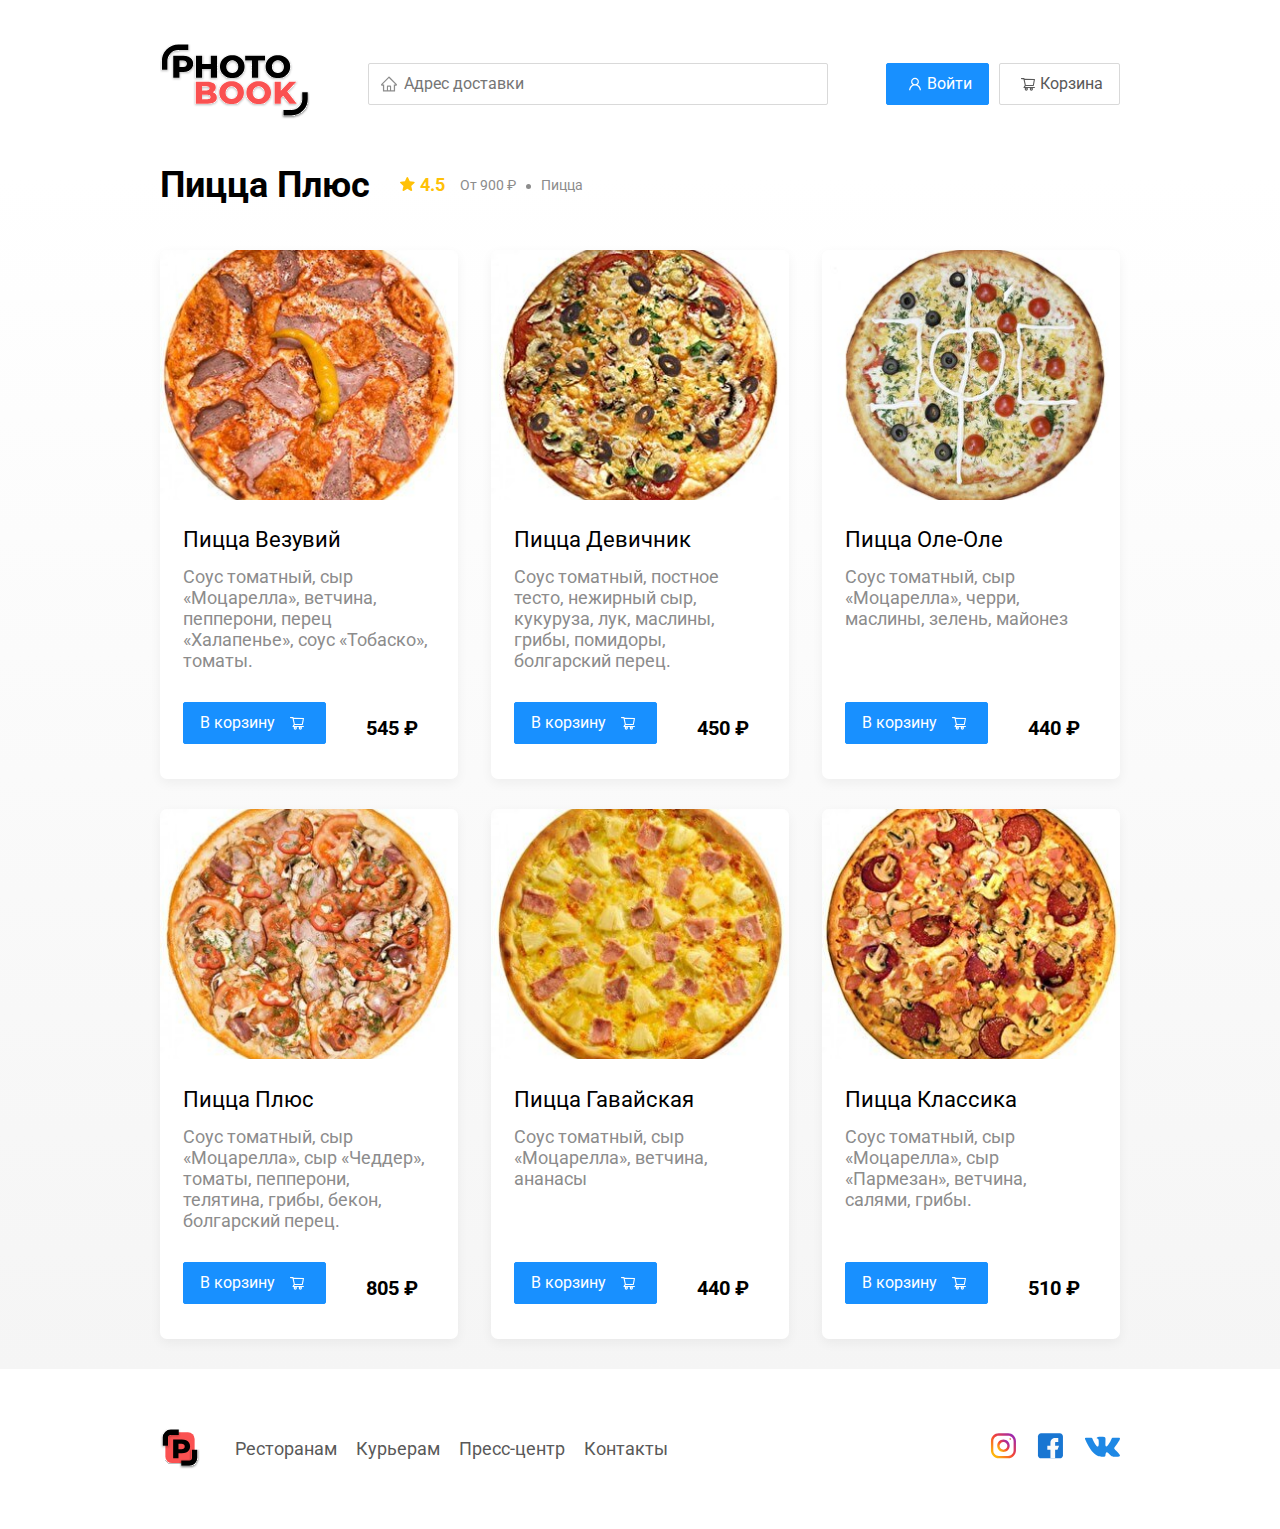
<file: restaurant.html>
<!DOCTYPE html>
<html lang="ru">
  <head>
    <meta charset="UTF-8" />
    <meta name="viewport" content="width=device-width, initial-scale=1.0" />
    <title>PizzaBurger — доставка еды на дом</title>
    <link
      href="https://fonts.googleapis.com/css?family=Roboto:400,700&display=swap&subset=cyrillic"
      rel="stylesheet"
    />
    <link rel="stylesheet" href="css/normalize.css" />
    <link rel="stylesheet" href="css/style.css" />
  </head>
  <body>
    <div class="container">
      <header class="header">
        <a href="index.html" class="logo">
          <img src="/img/PhotoB.svg" alt="Logo" class="photo-logo-book" />
        </a>
        <label class="address">
          <input
            type="text"
            class="input input-address"
            placeholder="Адрес доставки"
          />
        </label>
        <div class="buttons">
          <button class="button button-primary button-auth">
            <span class="button-auth-svg"></span>
            <span class="button-text">Войти</span>
          </button>
          <button class="button" id="cart-button">
            <span class="button-cart-svg"></span>
            <span class="button-text">Корзина</span>
          </button>
        </div>
      </header>
    </div>
    <!-- /.container  -->

    <main class="main">
      <div class="container">
        <section class="menu">
          <div class="section-heading">
            <h2 class="section-title restaurant-title">Пицца Плюс</h2>
            <div class="card-info">
              <div class="rating">4.5</div>
              <div class="price">От 900 ₽</div>
              <div class="category">Пицца</div>
            </div>
            <!-- /.card-info -->
          </div>
          <div class="cards cards-menu">
            <div class="card">
              <img
                src="img/pizza-plus/pizza-vesuvius.jpg"
                alt="image"
                class="card-image"
              />
              <div class="card-text">
                <div class="card-heading">
                  <h3 class="card-title card-title-reg">Пицца Везувий</h3>
                </div>
                <!-- /.card-heading -->
                <div class="card-info">
                  <div class="ingredients">
                    Соус томатный, сыр «Моцарелла», ветчина, пепперони, перец
                    «Халапенье», соус «Тобаско», томаты.
                  </div>
                </div>
                <!-- /.card-info -->
                <div class="card-buttons">
                  <button class="button button-primary button-add-cart">
                    <span class="button-card-text">В корзину</span>
                    <span class="button-cart-svg"></span>
                  </button>
                  <strong class="card-price-bold">545 ₽</strong>
                </div>
              </div>
              <!-- /.card-text -->
            </div>
            <!-- /.card -->

            <div class="card">
              <img
                src="img/pizza-plus/pizza-girls.jpg"
                alt="image"
                class="card-image"
              />
              <div class="card-text">
                <div class="card-heading">
                  <h3 class="card-title card-title-reg">Пицца Девичник</h3>
                </div>
                <!-- /.card-heading -->
                <div class="card-info">
                  <div class="ingredients">
                    Соус томатный, постное тесто, нежирный сыр, кукуруза, лук,
                    маслины, грибы, помидоры, болгарский перец.
                  </div>
                </div>
                <!-- /.card-info -->
                <div class="card-buttons">
                  <button class="button button-primary button-add-cart">
                    <span class="button-card-text">В корзину</span>
                    <span class="button-cart-svg"></span>
                  </button>
                  <strong class="card-price-bold">450 ₽</strong>
                </div>
              </div>
              <!-- /.card-text -->
            </div>
            <!-- /.card -->

            <div class="card">
              <img
                src="img/pizza-plus/pizza-oleole.jpg"
                alt="image"
                class="card-image"
              />
              <div class="card-text">
                <div class="card-heading">
                  <h3 class="card-title card-title-reg">Пицца Оле-Оле</h3>
                </div>
                <!-- /.card-heading -->
                <div class="card-info">
                  <div class="ingredients">
                    Соус томатный, сыр «Моцарелла», черри, маслины, зелень,
                    майонез
                  </div>
                </div>
                <!-- /.card-info -->
                <div class="card-buttons">
                  <button class="button button-primary button-add-cart">
                    <span class="button-card-text">В корзину</span>
                    <span class="button-cart-svg"></span>
                  </button>
                  <strong class="card-price-bold">440 ₽</strong>
                </div>
              </div>
              <!-- /.card-text -->
            </div>
            <!-- /.card -->

            <div class="card">
              <img
                src="img/pizza-plus/pizza-plus.jpg"
                alt="image"
                class="card-image"
              />
              <div class="card-text">
                <div class="card-heading">
                  <h3 class="card-title card-title-reg">Пицца Плюс</h3>
                </div>
                <!-- /.card-heading -->
                <div class="card-info">
                  <div class="ingredients">
                    Соус томатный, сыр «Моцарелла», сыр «Чеддер», томаты,
                    пепперони, телятина, грибы, бекон, болгарский перец.
                  </div>
                </div>
                <!-- /.card-info -->
                <div class="card-buttons">
                  <button class="button button-primary button-add-cart">
                    <span class="button-card-text">В корзину</span>
                    <span class="button-cart-svg"></span>
                  </button>
                  <strong class="card-price-bold">805 ₽</strong>
                </div>
              </div>
              <!-- /.card-text -->
            </div>
            <!-- /.card -->

            <div class="card">
              <img
                src="img/pizza-plus/pizza-hawaiian.jpg"
                alt="image"
                class="card-image"
              />
              <div class="card-text">
                <div class="card-heading">
                  <h3 class="card-title card-title-reg">Пицца Гавайская</h3>
                </div>
                <!-- /.card-heading -->
                <div class="card-info">
                  <div class="ingredients">
                    Соус томатный, сыр «Моцарелла», ветчина, ананасы
                  </div>
                </div>
                <!-- /.card-info -->
                <div class="card-buttons">
                  <button class="button button-primary button-add-cart">
                    <span class="button-card-text">В корзину</span>
                    <span class="button-cart-svg"></span>
                  </button>
                  <strong class="card-price-bold">440 ₽</strong>
                </div>
              </div>
              <!-- /.card-text -->
            </div>
            <!-- /.card -->

            <div class="card">
              <img
                src="img/pizza-plus/pizza-classic.jpg"
                alt="image"
                class="card-image"
              />
              <div class="card-text">
                <div class="card-heading">
                  <h3 class="card-title card-title-reg">Пицца Классика</h3>
                </div>
                <!-- /.card-heading -->
                <div class="card-info">
                  <div class="ingredients">
                    Соус томатный, сыр «Моцарелла», сыр «Пармезан», ветчина,
                    салями, грибы.
                  </div>
                </div>
                <!-- /.card-info -->
                <div class="card-buttons">
                  <button class="button button-primary button-add-cart">
                    <span class="button-card-text">В корзину</span>
                    <span class="button-cart-svg"></span>
                  </button>
                  <strong class="card-price-bold">510 ₽</strong>
                </div>
              </div>
              <!-- /.card-text -->
            </div>
            <!-- /.card -->
          </div>
          <!-- /.cards -->
        </section>
      </div>
      <!-- /.container -->
    </main>

    <footer class="footer">
      <div class="container">
        <div class="footer-block">
          <img
            src="/img/logoBook.svg"
            alt="logo"
            class="logo footer-logo logo-book"
          />
          <nav class="footer-nav">
            <a href="#" class="footer-link">Ресторанам </a>
            <a href="#" class="footer-link">Курьерам</a>
            <a href="#" class="footer-link">Пресс-центр</a>
            <a href="#" class="footer-link">Контакты</a>
          </nav>
          <div class="social-links">
            <a href="#" class="social-link"
              ><img src="img/social/instagram.svg" alt="instagram"
            /></a>
            <a href="#" class="social-link"
              ><img src="img/social/fb.svg" alt="facebook"
            /></a>
            <a href="#" class="social-link"
              ><img src="img/social/vk.svg" alt="vk"
            /></a>
          </div>
          <!-- /.social-links -->
        </div>
        <!-- /.footer-block -->
      </div>
    </footer>

    <div class="modal modal-cart">
      <div class="modal-dialog">
        <div class="modal-header">
          <h3 class="modal-title">Корзина</h3>
          <button class="close">&times;</button>
        </div>
        <!-- /.modal-header -->
        <div class="modal-body">
          <div class="food-row">
            <span class="food-name">Ролл угорь стандарт</span>
            <strong class="food-price">250 ₽</strong>
            <div class="food-counter">
              <button class="counter-button">-</button>
              <span class="counter">1</span>
              <button class="counter-button">+</button>
            </div>
          </div>
          <!-- /.foods-row -->
          <div class="food-row">
            <span class="food-name">Ролл угорь стандарт</span>
            <strong class="food-price">250 ₽</strong>
            <div class="food-counter">
              <button class="counter-button">-</button>
              <span class="counter">1</span>
              <button class="counter-button">+</button>
            </div>
          </div>
          <!-- /.foods-row -->
          <div class="food-row">
            <span class="food-name">Ролл угорь стандарт</span>
            <strong class="food-price">250 ₽</strong>
            <div class="food-counter">
              <button class="counter-button">-</button>
              <span class="counter">1</span>
              <button class="counter-button">+</button>
            </div>
          </div>
          <!-- /.foods-row -->
          <div class="food-row">
            <span class="food-name">Ролл угорь стандарт</span>
            <strong class="food-price">250 ₽</strong>
            <div class="food-counter">
              <button class="counter-button">-</button>
              <span class="counter">1</span>
              <button class="counter-button">+</button>
            </div>
          </div>
          <!-- /.foods-row -->
        </div>
        <!-- /.modal-body -->
        <div class="modal-footer">
          <span class="modal-pricetag">1250 ₽</span>
          <div class="footer-buttons">
            <button class="button button-primary">Оформить заказ</button>
            <button class="button clear-cart">Отмена</button>
          </div>
        </div>
        <!-- /.modal-footer -->
      </div>
      <!-- /.modal-dialog -->
    </div>

    <script src="js/main.js"></script>
  </body>
</html>
</file>
<file: css/style.css>
* {
  box-sizing: border-box;
}

body {
  font-family: 'Roboto', sans-serif;
  padding-top: 44px;
}

a,
button {
  cursor: pointer;
  color: inherit;
}
.photo-logo-book {
  max-width: 150px;
  max-height: 84px;
}
.logo-book {
  width: 40px;
  height: 40px;
}

.hide {
  display: none;
}

.container {
  max-width: 1200px;
  margin: auto;
}

.header {
  display: flex;
  align-items: center;
  justify-content: space-between;
  margin-bottom: 40px;
}

.input {
  background-color: #ffffff;
  border: 1px solid #d9d9d9;
  border-radius: 2px;
  font-size: 16px;
  line-height: 24px;
  padding: 8px 8px 8px 35px;
  background-repeat: no-repeat;
  background-position: left 11px center;
}

.address {
  flex: 0.8;
}

.input-address {
  width: 100%;
  background-image: url(../img/icon/home.svg);
}

.search {
  margin-left: auto;
}

.input-search {
  width: 300px;
  background-image: url(../img/icon/search.svg);
}

.buttons {
  display: flex;
  align-items: center;
}

.button {
  display: flex;
  align-items: center;
  padding: 8px 16px;
  background: #ffffff;
  border: 1px solid #d9d9d9;
  box-sizing: border-box;
  box-shadow: 0 0 2px rgba(0, 0, 0, 0.0015);
  border-radius: 2px;
  color: #595959;
  font-size: 16px;
  line-height: 24px;
}

.button:hover {
  background: #1890ff;
  border: 1px solid #1890ff;
  color: #fff;
}

.button-primary {
  background: #1890ff;
  border: 1px solid #1890ff;
  color: #fff;
  margin-right: 10px;
}

.button-primary:hover {
  background: #ffffff;
  border: 1px solid #d9d9d9;
  color: #595959;
}

.button-icon {
  margin-right: 6px;
}

.button-card-text {
  margin-right: 10px;
}

.button-auth {
  margin-left: auto;
  background-position: 20px 13px;
}

.button-primary .button-auth-svg {
  width: 24px;
  height: 24px;
  background-color: #fff;
  -webkit-mask: url('../img/icon/user.svg') no-repeat 50% 50%;
  mask: url('../img/icon/user.svg') no-repeat 50% 50%;
  background-repeat: no-repeat;
}

.button-primary:hover .button-auth-svg {
  background-color: #595959;
}

.button .button-cart-svg {
  width: 24px;
  height: 24px;
  background-color: #595959;
  -webkit-mask: url('../img/icon/shopping-cart.svg') no-repeat 50% 50%;
  mask: url('../img/icon/shopping-cart.svg') no-repeat 50% 50%;
  background-repeat: no-repeat;
}

.button-primary .button-cart-svg {
  background-color: #fff;
}

.button:hover .button-cart-svg {
  background-color: #fff;
}

.button-primary:hover .button-cart-svg {
  background-color: #595959;
}

.button-cart {
  display: none;
  margin: 0 5px;
}

.button-out {
  height: 42px;
  display: none;
  margin-left: auto;
}

.user-name {
  display: none;
  font-weight: bold;
  font-size: 18px;
  margin-right: 15px;
}

.promo-slider {
  width: 600px;
  height: 300px;
}

.promo {
  box-shadow: 0 7px 12px rgba(158, 158, 163, 0.1);
  border-radius: 10px;
  padding: 68px 70px;
  margin-bottom: 56px;
  min-height: 372px;
}

.pizza {
  background: #fff1b8 url(../img/promo/pizza.png) no-repeat top -100px right -250px /
    830px;
}

.kebab {
  background: #d6e4ff url(../img/promo/kebab.png) no-repeat top 45px right 40px /
    450px;
}

.vegetables {
  background: #fff566 url(../img/promo/vegetables.png) no-repeat top 0 right 0 /
    825px;
}

.sushi {
  background: #fff1f0 url(../img/promo/sushi.png) no-repeat top 10px right 15px /
    500px;
}

.promo-title {
  font-style: normal;
  font-weight: bold;
  font-size: 39px;
  line-height: 46px;
  color: #302c34;
}

.promo-text {
  font-style: normal;
  font-weight: normal;
  font-size: 24px;
  line-height: 28px;
  color: #302c34;
  max-width: 538px;
}

.main {
  background: linear-gradient(
    180deg,
    rgba(245, 245, 245, 0) 1.04%,
    #f5f5f5 100%
  );
}

.section-heading {
  display: flex;
  align-items: center;
  margin-bottom: 44px;
}

.section-title {
  font-style: normal;
  font-weight: bold;
  font-size: 36px;
  line-height: 42px;
  margin: 0 30px 0 0;
  color: #000000;
}

.cards {
  display: flex;
  align-items: flex-start;
  justify-content: space-between;
  flex-wrap: wrap;
}

.card {
  background: #ffffff;
  box-shadow: 0 4px 12px rgba(0, 0, 0, 0.05);
  border-radius: 7px;
  overflow: hidden;
  margin-bottom: 30px;
  flex-basis: 31%;
  text-decoration: none;
}

.card-restaurant {
  cursor: pointer;
}

.card-image {
  width: 100%;
  height: 250px;
  object-fit: cover;
}

.card-text {
  padding: 20px 23px 35px;
  min-height: 275px;
  display: flex;
  flex-direction: column;
}
.restaurants {
  margin-top: 40px;
}

.restaurants .card-text {
  min-height: auto;
}

.card-heading {
  display: flex;
  align-items: center;
  justify-content: space-between;
  margin-bottom: 10px;
}

.card-title {
  margin: 0;
  font-style: normal;
  font-weight: bold;
  font-size: 22px;
  line-height: 32px;
}

.card-title-reg {
  font-weight: 400;
}

.card-tag {
  font-style: normal;
  font-weight: normal;
  font-size: 12px;
  line-height: 20px;
  color: #ffffff;
  background: #262626;
  border-radius: 2px;
  padding: 1px 8px;
}

.card-info {
  display: flex;
  align-items: center;
  flex-wrap: wrap;
}

.card-buttons {
  display: flex;
  margin-top: 24px;
  flex-grow: 1;
  align-items: flex-end;
}

.card-price-bold {
  font-weight: bold;
  font-size: 20px;
  line-height: 32px;
  margin-left: 30px;
}

.rating {
  background-image: url('../img/icon/rating.svg');
  background-repeat: no-repeat;
  background-position: 0 7px;
  padding-left: 20px;
  margin-right: 26px;
  color: #ffc107;
  font-weight: bold;
  font-size: 18px;
  line-height: 32px;
}

.price,
.category {
  color: #8c8c8c;
  font-size: 18px;
  line-height: 32px;
}

.price {
  margin-right: 10px;
}

.ingredients {
  color: #8c8c8c;
  font-size: 18px;
  line-height: 21px;
}

.category {
  text-overflow: ellipsis;
  overflow: hidden;
  white-space: nowrap;
  max-width: 150px;
}

.price:after {
  content: '';
  width: 5px;
  height: 5px;
  background-color: #8c8c8c;
  display: inline-block;
  vertical-align: middle;
  border-radius: 50%;
  margin-left: 10px;
}

.footer {
  padding: 60px 0;
}

.footer-block {
  display: flex;
  align-items: center;
  justify-content: space-between;
}

.footer-nav {
  margin-left: 35px;
  margin-right: auto;
}

.footer-link {
  display: inline-block;
  color: #595959;
  font-style: normal;
  font-weight: normal;
  font-size: 18px;
  line-height: 21px;
  text-decoration: none;
}

.footer-link:not(:last-child) {
  margin-right: 15px;
}

.social-links {
  display: flex;
  align-items: center;
}

.social-link:not(:last-child) {
  margin-right: 21px;
}

.modal {
  position: fixed;
  left: 0;
  top: 0;
  width: 100%;
  height: 100%;
  background: rgba(0, 0, 0, 0.4);
  display: none;
  z-index: 999;
}

.modal-auth {
  position: fixed;
  left: 0;
  top: 0;
  width: 100%;
  height: 100%;
  background: rgba(0, 0, 0, 0.4);
  display: none;
  z-index: 999;
}

.is-open {
  display: flex;
}

.modal-dialog {
  max-width: 780px;
  width: 95%;
  background: #ffffff;
  border-radius: 5px;
  margin: auto;
  padding: 40px 45px;
}

.modal-dialog-auth {
  width: auto;
  position: relative;
}

.label-auth {
  display: block;
  margin: 30px;
}

.label-auth span {
  width: 80px;
  display: inline-block;
}

.modal-header {
  display: flex;
  align-items: center;
  justify-content: space-between;
  margin-bottom: 45px;
}

.modal-title {
  margin: 0;
  font-weight: bold;
  font-size: 36px;
  line-height: 42px;
}

.close {
  font-size: 36px;
  border: none;
  background-color: transparent;
}

.close-auth {
  font-size: 36px;
  border: none;
  background-color: transparent;
  position: absolute;
  top: 10px;
  right: 20px;
}

.modal-body {
  margin-bottom: 22px;
}

.food-row {
  display: flex;
  align-items: flex-start;
  justify-content: space-between;
  padding-bottom: 8px;
  border-bottom: 1px solid #d9d9d9;
  margin-bottom: 15px;
}

.food-name {
  font-weight: normal;
  font-size: 18px;
  line-height: 32px;
}

.food-price {
  margin-left: auto;
  margin-right: 47px;
  font-weight: bold;
  font-size: 20px;
  line-height: 32px;
}

.food-counter {
  display: flex;
  align-items: center;
}

.counter-button {
  display: flex;
  align-items: center;
  justify-content: center;
  width: 39px;
  height: 32px;
  background: #ffffff;
  border: 1px solid #40a9ff;
  box-sizing: border-box;
  border-radius: 2px;
  font-weight: normal;
  font-size: 14px;
  line-height: 22px;
  color: #40a9ff;
}

.counter-button:hover {
  background: #40a9ff;
  border: 1px solid #ffffff;
  color: #ffffff;
}

.counter {
  font-size: 16px;
  line-height: 24px;
  margin-left: 10px;
  margin-right: 10px;
}

.modal-footer {
  display: flex;
  align-items: center;
  justify-content: space-between;
}

.modal-auth .modal-footer {
  justify-content: flex-end;
}

.footer-buttons {
  display: flex;
  align-items: center;
}

.modal-pricetag {
  background: #262626;
  border-radius: 5px;
  color: #ffffff;
  padding: 15px 20px;
  font-size: 20px;
  line-height: 23px;
}

@media (max-width: 1366px) {
  .container {
    max-width: 960px;
  }

  .pizza {
    background-position: center right -300px;
    background-size: 750px;
  }

  .kebab {
    background-position: top -5px right -93px;
    background-size: 530px;
  }

  .vegetables {
    background-position: top 0 right -93px;
    background-size: 820px;
  }

  .sushi {
    background-position: center right -90px;
  }

  .rating {
    margin-right: 15px;
  }

  .category,
  .price {
    font-size: 14px;
  }
}

@media (max-width: 992px) {
  .container {
    max-width: 750px;
  }

  .pizza {
    padding: 50px;
    background-size: 500px;
    background-position: center right -200px;
  }

  .kebab {
    background-position: top 55px right -100px;
    background-size: 385px;
  }

  .vegetables {
    background-position: top 0 right -280px;
    background-size: 810px;
  }

  .sushi {
    background-position: top 30px right -175px;
  }

  .promo-text {
    font-size: 18px;
    max-width: 400px;
  }

  .card {
    flex-basis: 49%;
  }

  .footer-link {
    font-size: 16px;
  }
}

@media (max-width: 768px) {
  .container {
    max-width: 560px;
  }

  .address {
    margin-top: 25px;
    min-width: 100%;
    order: 1;
  }

  .header {
    flex-wrap: wrap;
  }

  .input-address {
    order: 5;
    flex: 1;
  }

  .card-info {
    flex-wrap: wrap;
  }

  .card .rating {
    flex-basis: 100%;
  }

  .card-title {
    font-size: 18px;
  }

  .card-text {
    min-height: 290px;
  }

  .card-price-bold {
    margin-left: 20px;
  }

  .pizza {
    background-size: 400px;
    background-position: bottom 50px right -200px;
  }

  .kebab {
    background-position: top -5px right -74px;
    background-size: 300px;
  }

  .vegetables {
    background-position: top 0 right -240px;
    background-size: 702px;
  }

  .sushi {
    background-position: top -24px right -75px;
    background-size: 302px;
  }

  .promo-title {
    font-size: 24px;
    line-height: 1.4;
  }

  .promo-text {
    margin-top: 0;
  }
}

@media (max-width: 578px) {
  .container {
    width: 90%;
  }

  .promo {
    background-image: none;
  }

  .promo-title {
    margin-bottom: 10px;
  }

  .section-title {
    font-size: 20px;
  }

  .card {
    flex-basis: 100%;
  }

  .card-text {
    min-height: auto;
  }

  .card-image {
    width: 100%;
  }

  .footer {
    padding: 30px 0;
  }

  .footer-block {
    align-items: flex-start;
  }

  .footer-nav {
    margin-left: 0;
    margin-right: 0;
    order: 0;
    display: flex;
    flex-direction: column;
  }

  .footer-logo {
    margin-right: 15px;
    order: 1;
  }

  .social-links {
    order: 2;
  }
}

@media (max-width: 480px) {
  .button-text {
    display: none;
  }

  .button-icon {
    margin: 0;
  }

  .user-name {
    margin: 10px;
  }

  .buttons {
    flex-wrap: wrap;
    margin-left: auto;
  }

  .button {
    min-height: 40px;
    padding: 5px 12px;
  }

  .button-out-svg {
    width: 24px;
    height: 24px;
    background-color: #fff;
    -webkit-mask: url(../img/icon/logout.svg) no-repeat 50% 50%;
    mask: url(../img/icon/logout.svg) no-repeat 50% 50%;
    background-repeat: no-repeat;
    -webkit-mask-size: 20px;
    mask-size: 20px;
  }

  .promo {
    padding: 20px;
  }

  .section-heading {
    flex-wrap: wrap;
  }

  .footer-block {
    flex-wrap: wrap;
    flex-direction: column;
    align-items: center;
  }

  .footer-logo {
    order: 0;
    margin-bottom: 20px;
  }

  .footer-nav {
    margin-bottom: 20px;
    text-align: center;
  }

  .footer-link:not(:last-child) {
    margin-right: 0;
  }
}
</file>
